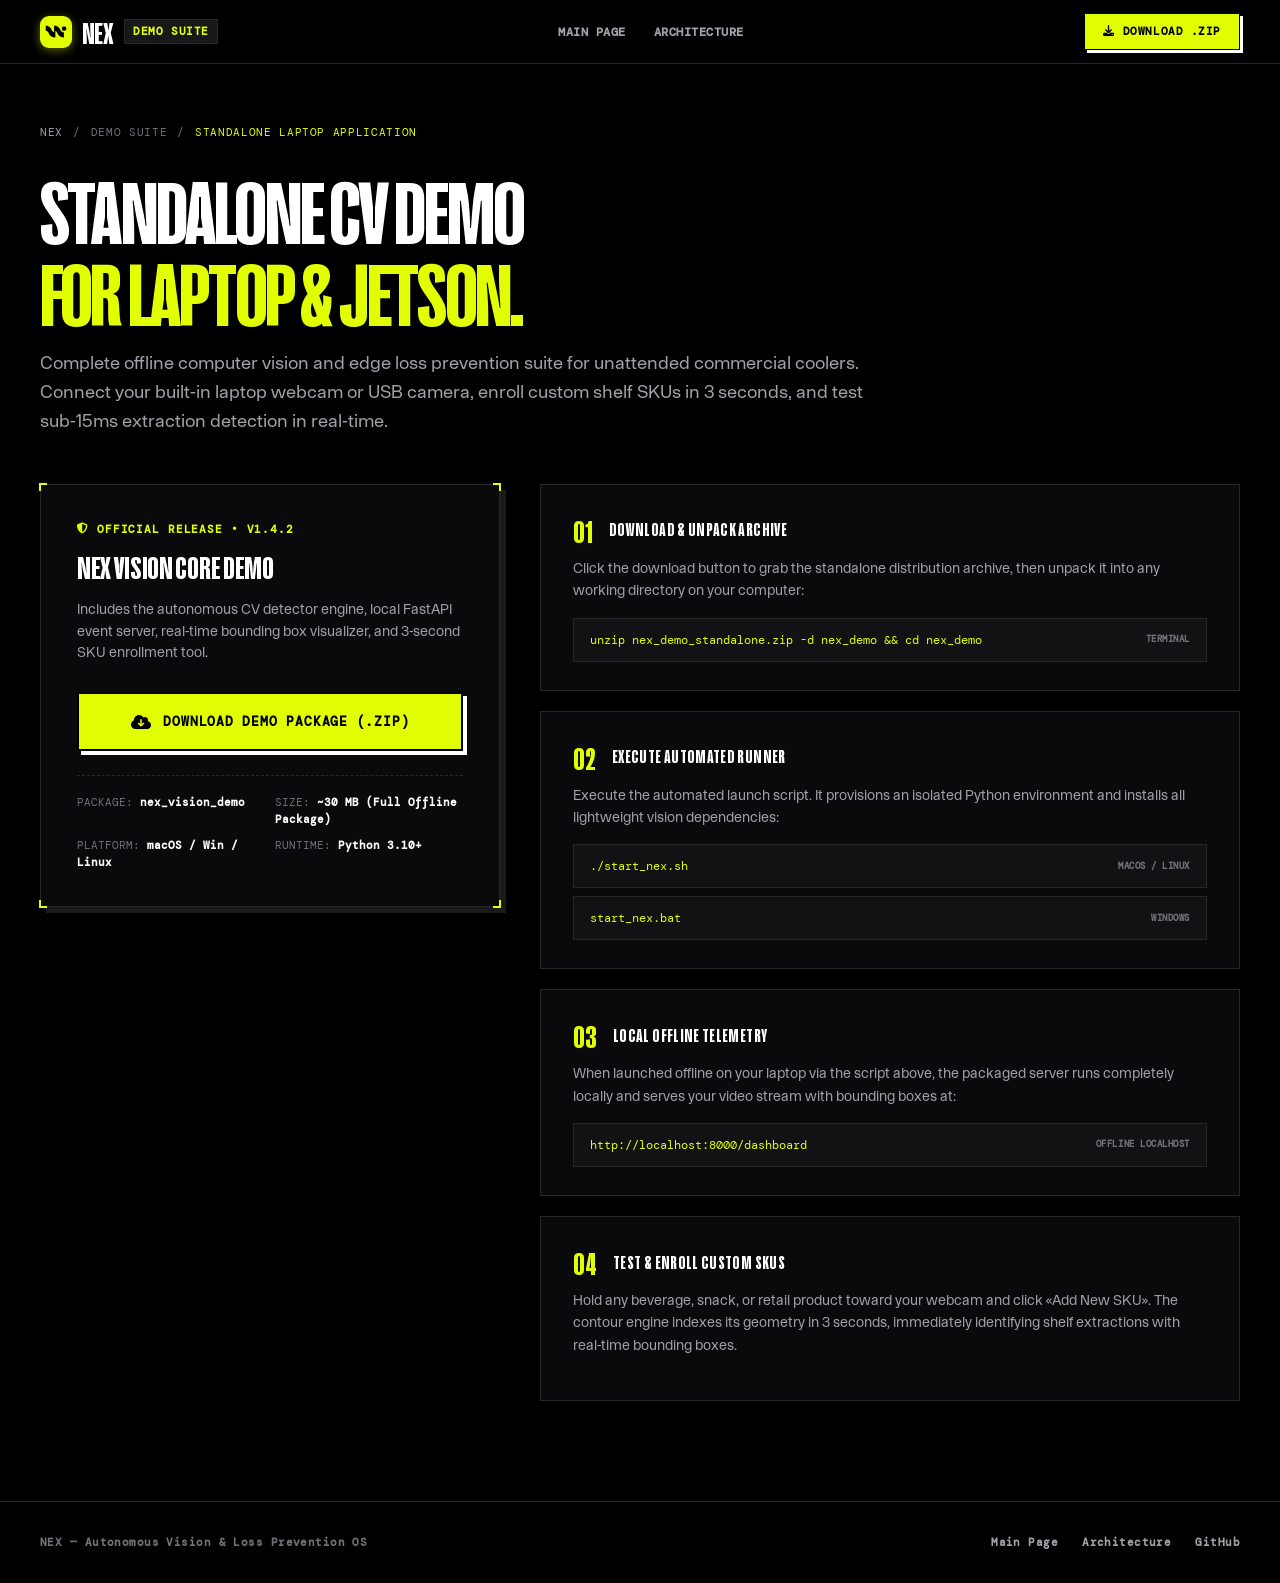
<file: demo.html>
<!DOCTYPE html>
<html lang="en">
<head>
    <meta charset="UTF-8">
    <meta name="viewport" content="width=device-width, initial-scale=1.0">
    <title>NEX — Standalone Demo Application</title>
    <meta name="description" content="Offline computer vision demo package for unattended coolers and micromarkets. Run real-time detection directly on your laptop webcam with 3-second SKU enrollment.">

    <link rel="preconnect" href="https://fonts.googleapis.com">
    <link rel="preconnect" href="https://fonts.gstatic.com" crossorigin>
    <link href="https://fonts.googleapis.com/css2?family=Anton&family=Plus+Jakarta+Sans:ital,wght@0,400;0,500;0,600;0,700;0,800;1,400;1,600;1,700&family=Space+Grotesk:wght@500;600;700&family=Syne:wght@700;800;900&display=swap" rel="stylesheet">
    <link rel="stylesheet" href="https://cdnjs.cloudflare.com/ajax/libs/font-awesome/6.4.0/css/all.min.css">
    
    <!-- Paper Tiger Authentic Typography System -->
    <style>
        @font-face {
            font-family: 'Rightgrotesk';
            src: url('./fonts/RightGrotesk-TightBlack.woff2') format('woff2');
            font-weight: 900;
            font-style: normal;
            font-display: swap;
        }

        @font-face {
            font-family: 'Onsitestandard';
            src: url('./fonts/OnsiteStandard-Regular.woff2') format('woff2');
            font-weight: 400;
            font-style: normal;
            font-display: swap;
        }

        @font-face {
            font-family: 'Suisseworks';
            src: url('./fonts/SuisseWorks-MediumItalic.woff2') format('woff2');
            font-weight: 500;
            font-style: italic;
            font-display: swap;
        }

        @font-face {
            font-family: 'Dmmono';
            src: url('./fonts/dmmono-regular.woff2') format('woff2');
            font-weight: 400;
            font-style: normal;
            font-display: swap;
        }

        @font-face {
            font-family: 'Dmmono';
            src: url('./fonts/dmmono-medium.woff2') format('woff2');
            font-weight: 500;
            font-style: normal;
            font-display: swap;
        }

        :root {
            --bg-page: #000000;
            --bg-canvas: #000000;
            --bg-card: #0A0A0C;
            --bg-card-alt: #121215;
            --bg-dark-input: #18181C;
            
            --ink-white: #FFFFFF;
            --ink-muted: #A1A1AA;
            --ink-faint: #71717A;
            
            --border-subtle: 1px solid #222226;
            --border-strong: 1.5px solid #27272A;
            --border-lime: 2px solid #E1FF01;
            
            --brand-lime: #E1FF01;
            --brand-lime-hover: #D4FF00;
            --accent-coral: #fa435b;
            --accent-emerald: #10B981;
            --accent-cyan: #06B6D4;
            
            --font-headline: 'Rightgrotesk', 'Anton', -apple-system, sans-serif;
            --font-subhead: 'Rightgrotesk', 'Syne', -apple-system, sans-serif;
            --font-body: 'Onsitestandard', 'Plus Jakarta Sans', -apple-system, BlinkMacSystemFont, sans-serif;
            --font-mono: 'Dmmono', 'Space Grotesk', monospace;
            --font-serif: 'Suisseworks', Georgia, serif;
            
            --shadow-lime: 4px 4px 0px #E1FF01;
            --shadow-white: 4px 4px 0px #FFFFFF;
            --shadow-dark: 5px 5px 0px rgba(0, 0, 0, 0.6);
        }

        * {
            box-sizing: border-box;
            margin: 0;
            padding: 0;
            -webkit-font-smoothing: antialiased;
        }

        body {
            background-color: var(--bg-page);
            color: var(--ink-white);
            font-family: var(--font-body);
            line-height: 1.5;
            min-height: 100vh;
            display: flex;
            flex-direction: column;
            overflow-x: hidden;
        }

        /* ════════════ HEADER BAR ════════════ */
        .site-header {
            background: #000000;
            border-bottom: var(--border-strong);
            height: 64px;
            padding: 0 40px;
            display: flex;
            align-items: center;
            justify-content: space-between;
            position: sticky;
            top: 0;
            z-index: 100;
        }

        .header-brand {
            display: flex;
            align-items: center;
            gap: 12px;
        }

        .brand-logo-badge {
            width: 32px;
            height: 32px;
            border-radius: 9px;
            background: var(--brand-lime);
            display: flex;
            align-items: center;
            justify-content: center;
            box-shadow: 0 2px 10px rgba(225, 255, 1, 0.4);
            flex-shrink: 0;
        }

        .brand-logo-badge img {
            width: 22px;
            height: 14px;
            object-fit: contain;
        }

        .brand-wordmark {
            font-family: var(--font-headline);
            font-size: 30px;
            color: #FFFFFF;
            text-decoration: none;
            line-height: 0.9;
            letter-spacing: -0.02em;
        }

        .header-badge {
            font-family: var(--font-mono);
            font-size: 11px;
            font-weight: 700;
            text-transform: uppercase;
            padding: 3px 8px;
            border: 1px solid #27272A;
            background: #18181B;
            color: var(--brand-lime);
            letter-spacing: 0.05em;
        }

        .header-nav {
            display: flex;
            align-items: center;
            gap: 28px;
        }

        .nav-link {
            font-family: var(--font-mono);
            font-size: 12px;
            font-weight: 700;
            text-transform: uppercase;
            color: var(--ink-muted);
            text-decoration: none;
            letter-spacing: 0.04em;
            transition: color 0.15s ease;
        }

        .nav-link:hover {
            color: #FFFFFF;
        }

        .header-actions {
            display: flex;
            align-items: center;
            gap: 12px;
        }

        .btn {
            font-family: var(--font-mono);
            font-size: 11px;
            font-weight: 800;
            text-transform: uppercase;
            letter-spacing: 0.05em;
            padding: 9px 18px;
            text-decoration: none;
            display: inline-flex;
            align-items: center;
            justify-content: center;
            gap: 8px;
            border: 1.5px solid transparent;
            transition: transform 0.15s ease, box-shadow 0.15s ease, background 0.15s ease;
            cursor: pointer;
        }

        .btn-lime {
            background: var(--brand-lime);
            color: #000000;
            border-color: #000000;
            box-shadow: 3px 3px 0px #FFFFFF;
        }

        .btn-lime:hover {
            transform: translate(-1px, -1px);
            box-shadow: 4px 4px 0px #FFFFFF;
            background: var(--brand-lime-hover);
        }

        .btn-lime:active {
            transform: translate(2px, 2px);
            box-shadow: 1px 1px 0px #FFFFFF;
        }

        .btn-outline {
            background: transparent;
            color: #FFFFFF;
            border: 1px solid #27272A;
        }

        .btn-outline:hover {
            border-color: #71717A;
            background: #18181B;
        }

        /* ════════════ MAIN CONTENT ════════════ */
        .demo-main {
            flex: 1;
            padding: 60px 40px 100px;
            max-width: 1280px;
            width: 100%;
            margin: 0 auto;
            box-sizing: border-box;
        }

        .demo-breadcrumb {
            display: flex;
            align-items: center;
            gap: 10px;
            font-family: var(--font-mono);
            font-size: 11px;
            text-transform: uppercase;
            letter-spacing: 0.06em;
            color: var(--ink-faint);
            margin-bottom: 24px;
        }

        .demo-breadcrumb a {
            color: var(--ink-muted);
            text-decoration: none;
        }

        .demo-breadcrumb a:hover {
            color: #FFFFFF;
        }

        .demo-hero-title {
            font-family: var(--font-headline);
            font-size: clamp(48px, 7vw, 92px);
            line-height: 0.92;
            text-transform: uppercase;
            letter-spacing: -0.02em;
            margin-bottom: 20px;
            color: #FFFFFF;
        }

        .demo-hero-title span.accent {
            color: var(--brand-lime);
        }

        .demo-hero-desc {
            font-size: 18px;
            line-height: 1.6;
            color: var(--ink-muted);
            max-width: 860px;
            margin-bottom: 48px;
        }

        /* 2-Column Grid Layout */
        .demo-split-grid {
            display: grid;
            grid-template-columns: 460px 1fr;
            gap: 40px;
            align-items: start;
        }

        /* Left Column: Download Box */
        .download-box {
            background: var(--bg-card);
            border: var(--border-strong);
            padding: 36px;
            position: relative;
            box-shadow: 6px 6px 0px rgba(255, 255, 255, 0.1);
        }

        .reticle {
            position: absolute;
            width: 8px;
            height: 8px;
            pointer-events: none;
        }
        .reticle.tl { top: -2px; left: -2px; border-top: 2px solid var(--brand-lime); border-left: 2px solid var(--brand-lime); }
        .reticle.tr { top: -2px; right: -2px; border-top: 2px solid var(--brand-lime); border-right: 2px solid var(--brand-lime); }
        .reticle.bl { bottom: -2px; left: -2px; border-bottom: 2px solid var(--brand-lime); border-left: 2px solid var(--brand-lime); }
        .reticle.br { bottom: -2px; right: -2px; border-bottom: 2px solid var(--brand-lime); border-right: 2px solid var(--brand-lime); }

        .download-box-category {
            font-family: var(--font-mono);
            font-size: 11px;
            font-weight: 800;
            color: var(--brand-lime);
            text-transform: uppercase;
            letter-spacing: 0.08em;
            margin-bottom: 12px;
            display: flex;
            align-items: center;
            gap: 8px;
        }

        .download-box-title {
            font-family: var(--font-subhead);
            font-size: 32px;
            font-weight: 900;
            line-height: 1.05;
            letter-spacing: -0.01em;
            margin-bottom: 16px;
        }

        .download-box-desc {
            font-size: 14px;
            line-height: 1.55;
            color: var(--ink-muted);
            margin-bottom: 28px;
        }

        .big-download-btn {
            display: flex;
            align-items: center;
            justify-content: center;
            gap: 12px;
            width: 100%;
            padding: 18px 24px;
            background: var(--brand-lime);
            color: #000000;
            text-decoration: none;
            font-family: var(--font-mono);
            font-size: 13px;
            font-weight: 900;
            letter-spacing: 0.06em;
            text-transform: uppercase;
            border: 2px solid #000000;
            box-shadow: 4px 4px 0px #FFFFFF;
            transition: transform 0.15s ease, box-shadow 0.15s ease, background 0.15s ease;
        }

        .big-download-btn:hover {
            transform: translate(-2px, -2px);
            box-shadow: 6px 6px 0px #FFFFFF;
            background: var(--brand-lime-hover);
        }

        .big-download-btn:active {
            transform: translate(2px, 2px);
            box-shadow: 2px 2px 0px #FFFFFF;
        }

        .meta-details {
            margin-top: 24px;
            padding-top: 18px;
            border-top: 1px dashed #27272A;
            display: grid;
            grid-template-columns: 1fr 1fr;
            gap: 10px;
            font-family: var(--font-mono);
            font-size: 11px;
            color: var(--ink-faint);
        }

        .meta-details strong {
            color: #FFFFFF;
        }

        /* Running Locally Prompt Card */
        .local-jump-card {
            margin-top: 24px;
            background: var(--bg-card-alt);
            border: 1.5px solid #27272A;
            padding: 20px;
        }

        .local-jump-title {
            font-family: var(--font-mono);
            font-size: 11px;
            font-weight: 800;
            color: var(--accent-emerald);
            text-transform: uppercase;
            letter-spacing: 0.06em;
            margin-bottom: 8px;
            display: flex;
            align-items: center;
            gap: 8px;
        }

        .local-jump-desc {
            font-size: 13px;
            color: var(--ink-muted);
            margin-bottom: 14px;
            line-height: 1.45;
        }

        .local-jump-btn {
            display: flex;
            align-items: center;
            justify-content: center;
            gap: 8px;
            width: 100%;
            padding: 10px 14px;
            background: #FFFFFF;
            color: #000000;
            text-decoration: none;
            font-family: var(--font-mono);
            font-size: 11px;
            font-weight: 800;
            text-transform: uppercase;
            letter-spacing: 0.05em;
            border: 1.5px solid #000000;
            box-shadow: 2px 2px 0px var(--brand-lime);
            transition: all 0.15s ease;
        }

        .local-jump-btn:hover {
            transform: translate(-1px, -1px);
            box-shadow: 3px 3px 0px var(--brand-lime);
        }

        /* Database & Specs Card */
        .specs-card {
            margin-top: 24px;
            background: #0D0D10;
            border: 1px solid #222226;
            padding: 20px;
        }

        .specs-card-title {
            font-family: var(--font-mono);
            font-size: 11px;
            font-weight: 800;
            color: var(--brand-lime);
            text-transform: uppercase;
            letter-spacing: 0.06em;
            margin-bottom: 12px;
        }

        .specs-item {
            display: flex;
            justify-content: space-between;
            align-items: center;
            font-family: var(--font-mono);
            font-size: 11px;
            color: #E4E4E7;
            padding: 8px 10px;
            background: #141418;
            border-left: 2px solid var(--brand-lime);
            margin-bottom: 6px;
        }

        .specs-item:last-child {
            margin-bottom: 0;
        }

        .specs-item span.tech {
            color: var(--ink-faint);
            font-size: 10px;
        }

        /* Right Column: Instructions */
        .instructions-container {
            display: flex;
            flex-direction: column;
            gap: 20px;
        }

        .instruction-step {
            background: var(--bg-card);
            border: var(--border-strong);
            padding: 28px 32px;
            position: relative;
            transition: border-color 0.2s ease, transform 0.2s ease;
        }

        .instruction-step:hover {
            border-color: #3F3F46;
            transform: translateX(4px);
        }

        .step-header {
            display: flex;
            align-items: center;
            gap: 16px;
            margin-bottom: 12px;
        }

        .step-num {
            font-family: var(--font-headline);
            font-size: 32px;
            color: var(--brand-lime);
            line-height: 1;
        }

        .step-title {
            font-family: var(--font-subhead);
            font-size: 18px;
            font-weight: 900;
            color: #FFFFFF;
            letter-spacing: 0.02em;
            text-transform: uppercase;
        }

        .step-text {
            font-size: 14px;
            line-height: 1.6;
            color: var(--ink-muted);
            margin-bottom: 16px;
        }

        .code-box {
            background: #121215;
            border: 1px solid #27272A;
            padding: 12px 16px;
            font-family: var(--font-mono);
            font-size: 12px;
            color: var(--brand-lime);
            display: flex;
            align-items: center;
            justify-content: space-between;
            overflow-x: auto;
        }

        .code-box code {
            font-family: inherit;
        }

        .code-platform-tag {
            font-size: 9px;
            color: var(--ink-faint);
            text-transform: uppercase;
            font-weight: 800;
            letter-spacing: 0.06em;
            margin-left: 12px;
            flex-shrink: 0;
        }

        /* Footer */
        .site-footer {
            background: #000000;
            border-top: var(--border-strong);
            padding: 32px 40px;
            display: flex;
            justify-content: space-between;
            align-items: center;
            font-family: var(--font-mono);
            font-size: 11px;
            font-weight: 700;
            letter-spacing: 0.04em;
            color: var(--ink-faint);
            margin-top: auto;
        }

        .footer-nav-row {
            display: flex;
            align-items: center;
            gap: 24px;
        }

        .site-footer a {
            color: var(--ink-muted);
            text-decoration: none;
            transition: color 0.15s ease;
        }

        .site-footer a:hover {
            color: #FFFFFF;
        }

        @media (max-width: 960px) {
            .site-header {
                padding: 0 20px;
            }
            .header-nav {
                display: none;
            }
            .demo-main {
                padding: 40px 20px 60px;
            }
            .demo-split-grid {
                grid-template-columns: 1fr;
            }
            .download-box {
                padding: 24px 20px;
            }
            .instruction-step {
                padding: 20px;
            }
            .site-footer {
                padding: 24px 20px;
                flex-direction: column;
                gap: 16px;
                text-align: center;
            }
            .footer-nav-row {
                flex-wrap: wrap;
                justify-content: center;
                gap: 16px;
            }
        }
    </style>
</head>
<body>

    <!-- Header -->
    <header class="site-header">
        <div class="header-brand">
            <a href="/" class="brand-wordmark" style="display: flex; align-items: center; gap: 10px;">
                <div class="brand-logo-badge">
                    <img src="logo_black_trans.png" alt="NEX">
                </div>
                <span>NEX</span>
            </a>
            <span class="header-badge">DEMO SUITE</span>
        </div>

        <nav class="header-nav">
            <a href="/" class="nav-link">Main Page</a>
            <a href="/#scrolly-root" class="nav-link">Architecture</a>
        </nav>

        <div class="header-actions">
            <a href="nex_demo_standalone.zip" class="btn btn-lime" download>
                <i class="fa-solid fa-download"></i> Download .ZIP
            </a>
        </div>
    </header>

    <!-- Main -->
    <main class="demo-main">
        <div class="demo-breadcrumb">
            <a href="/">NEX</a>
            <span>/</span>
            <span>DEMO SUITE</span>
            <span>/</span>
            <span style="color: var(--brand-lime);">STANDALONE LAPTOP APPLICATION</span>
        </div>

        <h1 class="demo-hero-title">
            STANDALONE CV DEMO<br>
            <span class="accent">FOR LAPTOP &amp; JETSON.</span>
        </h1>

        <p class="demo-hero-desc">
            Complete offline computer vision and edge loss prevention suite for unattended commercial coolers. Connect your built-in laptop webcam or USB camera, enroll custom shelf SKUs in 3 seconds, and test sub-15ms extraction detection in real-time.
        </p>

        <div class="demo-split-grid">
            <!-- Left: Download Package Box -->
            <div class="download-box">
                <div class="reticle tl"></div>
                <div class="reticle tr"></div>
                <div class="reticle bl"></div>
                <div class="reticle br"></div>

                <div class="download-box-category">
                    <i class="fa-solid fa-shield-halved"></i> OFFICIAL RELEASE • V1.4.2
                </div>
                <h2 class="download-box-title">NEX VISION CORE DEMO</h2>
                <p class="download-box-desc">
                    Includes the autonomous CV detector engine, local FastAPI event server, real-time bounding box visualizer, and 3-second SKU enrollment tool.
                </p>

                <a href="nex_demo_standalone.zip" class="big-download-btn" download id="downloadLink">
                    <i class="fa-solid fa-cloud-arrow-down" style="font-size: 16px;"></i>
                    Download Demo Package (.ZIP)
                </a>

                <div class="meta-details">
                    <div>PACKAGE: <strong>nex_vision_demo</strong></div>
                    <div>SIZE: <strong>~30 MB (Full Offline Package)</strong></div>
                    <div>PLATFORM: <strong>macOS / Win / Linux</strong></div>
                    <div>RUNTIME: <strong>Python 3.10+</strong></div>
                </div>
            </div>

            <!-- Right: Instructions -->
            <div class="instructions-container">
                <!-- Step 1 -->
                <div class="instruction-step">
                    <div class="step-header">
                        <span class="step-num">01</span>
                        <h3 class="step-title">DOWNLOAD &amp; UNPACK ARCHIVE</h3>
                    </div>
                    <p class="step-text">
                        Click the download button to grab the standalone distribution archive, then unpack it into any working directory on your computer:
                    </p>
                    <div class="code-box">
                        <code>unzip nex_demo_standalone.zip -d nex_demo &amp;&amp; cd nex_demo</code>
                        <span class="code-platform-tag">TERMINAL</span>
                    </div>
                </div>

                <!-- Step 2 -->
                <div class="instruction-step">
                    <div class="step-header">
                        <span class="step-num">02</span>
                        <h3 class="step-title">EXECUTE AUTOMATED RUNNER</h3>
                    </div>
                    <p class="step-text">
                        Execute the automated launch script. It provisions an isolated Python environment and installs all lightweight vision dependencies:
                    </p>
                    <div class="code-box" style="margin-bottom:8px;">
                        <code>./start_nex.sh</code>
                        <span class="code-platform-tag">MACOS / LINUX</span>
                    </div>
                    <div class="code-box">
                        <code>start_nex.bat</code>
                        <span class="code-platform-tag">WINDOWS</span>
                    </div>
                </div>

                <!-- Step 3 -->
                <div class="instruction-step">
                    <div class="step-header">
                        <span class="step-num">03</span>
                        <h3 class="step-title">LOCAL OFFLINE TELEMETRY</h3>
                    </div>
                    <p class="step-text">
                        When launched offline on your laptop via the script above, the packaged server runs completely locally and serves your video stream with bounding boxes at:
                    </p>
                    <div class="code-box">
                        <code>http://localhost:8000/dashboard</code>
                        <span class="code-platform-tag">OFFLINE LOCALHOST</span>
                    </div>
                </div>

                <!-- Step 4 -->
                <div class="instruction-step">
                    <div class="step-header">
                        <span class="step-num">04</span>
                        <h3 class="step-title">TEST &amp; ENROLL CUSTOM SKUS</h3>
                    </div>
                    <p class="step-text">
                        Hold any beverage, snack, or retail product toward your webcam and click «Add New SKU». The contour engine indexes its geometry in 3 seconds, immediately identifying shelf extractions with real-time bounding boxes.
                    </p>
                </div>
            </div>
        </div>
    </main>

    <!-- Footer -->
    <footer class="site-footer">
        <div>
            <strong>NEX</strong> — Autonomous Vision &amp; Loss Prevention OS
        </div>
        <div class="footer-nav-row">
            <a href="/">Main Page</a>
            <a href="/#scrolly-root">Architecture</a>
            <a href="https://github.com/Zhann-th" target="_blank">GitHub</a>
        </div>
    </footer>

</body>
</html>
</file>
